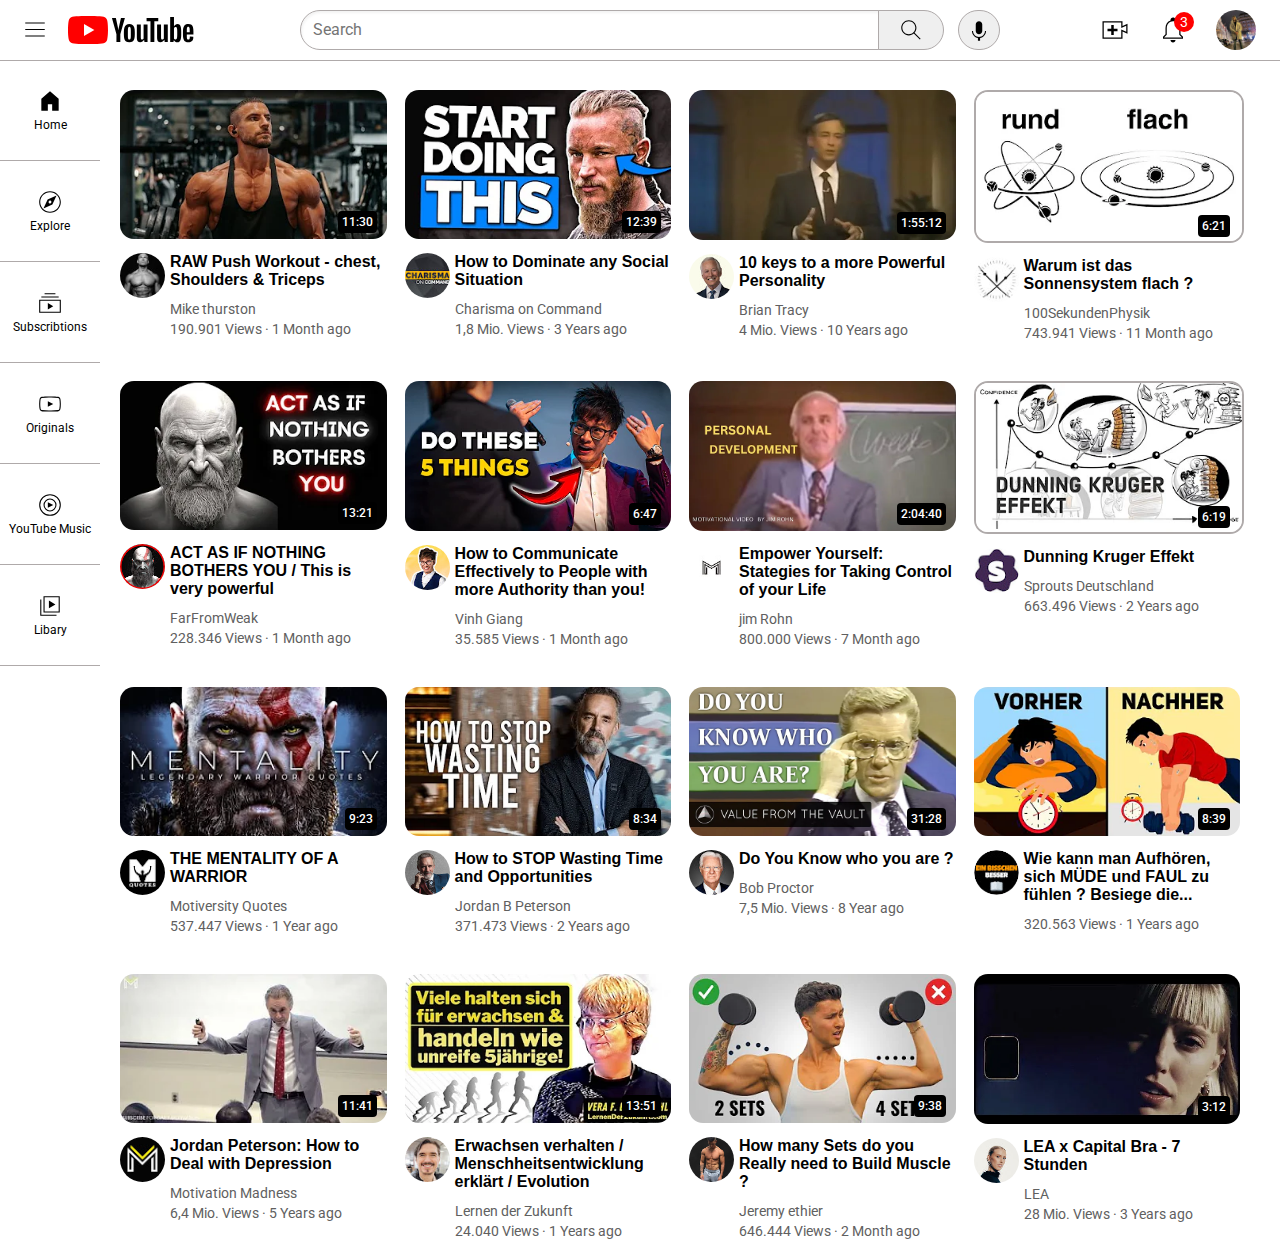
<file: index.html>
<!DOCTYPE html>
<html>
    <head>

<title> YouTube.com-Projekt </title>

<link rel="preconnect" href="https://fonts.googleapis.com">
<link rel="preconnect" href="https://fonts.gstatic.com" crossorigin>
<link href="https://fonts.googleapis.com/css2?family=Roboto:wght@300;400&display=swap" rel="stylesheet">


<link rel="stylesheet" href="YouTube-styles/general.css">
<link rel="stylesheet" href="YouTube-styles/header.css">
<link rel="stylesheet" href="YouTube-styles/video.css">
<link rel="stylesheet"  href="YouTube-styles/side-bar.css">
    </head>


    <body>

        <div class="header">


            <div class="left-section">
 

                    <div class="menu-container">
                        <img class="hamburger-menu" src="icons/hamburger-menu.svg">
                        <div class="tooltip">Menü</div>
                    </div>
                
                <img class="youtube-logo" src="icons/youtube-logo.svg">

            </div>



            <div class="middle-section">

                <input class="search-bar" type="text" placeholder="Search">

                <button class="search">

                    <div class="search-container">
                        <img class="search-icon" src="icons/search.svg">
                        <div class="tooltip">Search</div>
                    </div>

                </button>

                <button class="mic">

                    <div class="voice-container">
                        <img class="mic-icon" src="icons/voice-search-icon.svg">
                        <div class="tooltip">Voice Search</div>
                    </div>

                </button>

            </div>



            <div class="right-section">

                    <div class="upload-container">
                        <img class="upload" src="icons/upload.svg">
                        <div class="tooltip">Upload</div>
                    </div>


                    <div class="notifications-container ">
                        <img class="notifications" src="icons/notifications.svg">
                        <div class="tooltip">Notifications</div>
                        <div class="notifications-count">3</div>
                    </div>
                

                <img class="my-profil" src="channle-p/jason.pfl.jpg">

            </div>


        </div>



        <div class="side-bar">

            <div class="side-bar-icon">
                <img src="icons/home.svg">
                <div>Home</div>
            </div>
                
            <div class="side-bar-icon">
                <img src="icons/explore.svg">
                <div>Explore</div>
            </div>

            <div class="side-bar-icon">
                <img src="icons/subscriptions.svg"> 
                <div>Subscribtions</div>
            </div>

            <div class="side-bar-icon">
                <img src="icons/originals.svg">
                <div>Originals</div>
            </div>

            <div class="side-bar-icon">
                <img src="icons/youtube-music.svg">
                <div> YouTube Music </div>
            </div>

            <div class="side-bar-icon">
                <img src="icons/library.svg">
                <div>Libary</div>
            </div>


        </div>

    

    <div class="video-grid">








        <div class="video-preview">
            
            <div class="thumb-div">
                <img class="thumb" src="Thumbnails/mikethurston.webp">
                <div class="video-time"> 11:30 </div>
            </div>
    
    
            <div class="video-info-grid">
    
               <div class="channle-div">
                   <img class="channle" src="channle-p/mikethurston.pfl.jpg">
               </div>
    
    
                <div class="info-div">
                   <p class="title"> RAW Push Workout - chest, Shoulders & Triceps </p>
    
                   <P class="author"> Mike thurston </P>
    
                   <p class="v-stats"> 190.901 Views &#183; 1 Month ago </p>
                </div>

            </div>

        </div>








        <div class="video-preview">
            
            <div class="thumb-div">
                <img class="thumb" src="Thumbnails/charisma.webp">
                <div class="video-time"> 12:39 </div>
            </div>
    
    
            <div class="video-info-grid">
    
               <div class="channle-div">
                   <img class="channle" src="channle-p/charisma.pfl.jpg">
               </div>
    
    
                <div class="info-div">
                   <p class="title"> How to Dominate any Social Situation </p>
    
                   <P class="author"> Charisma on Command </P>
    
                   <p class="v-stats"> 1,8 Mio. Views &#183; 3 Years ago </p>
                </div>
    
            </div> 
        
        </div>








        <div class="video-preview">
            
            <div class="thumb-div">
                <img class="thumb" src="Thumbnails/brian-tracy.webp">
                <div class="video-time">1:55:12</div>
            </div>
    
    
            <div class="video-info-grid">
    
               <div class="channle-div">
                   <img class="channle" src="channle-p/brian.pfl.jpg">
               </div>
    
    
                <div class="info-div">
                   <p class="title"> 10 keys to a more Powerful Personality </p>
    
                   <P class="author"> Brian Tracy </P>
    
                   <p class="v-stats"> 4 Mio. Views &#183; 10 Years ago </p>
                </div>
    
            </div> 
        
        </div>







        <div class="video-preview">
            
            <div class="thumb-div">
                <img class="thumb1" src="Thumbnails/100-physik.webp">
                <div class="video-time">6:21</div>
            </div>
    
    
            <div class="video-info-grid">
    
               <div class="channle-div">
                   <img class="channle" src="channle-p/100.pfl.jpg">
               </div>
    
    
                <div class="info-div">
                   <p class="title"> Warum ist das Sonnensystem flach ? </p>
    
                   <P class="author"> 100SekundenPhysik </P>
    
                   <p class="v-stats"> 743.941 Views &#183; 11 Month ago </p>
                </div>
    
            </div> 
        
        </div>









            <div class="video-preview">
    
                <div class="thumb-div">
                    <img class="thumb" src="Thumbnails/FFW.webp">
                    <div class="video-time">13:21</div>
                </div>
               
        
                <div class="video-info-grid">
        
                    <div class="channle-div">
                        <img class="channle"src=" channle-p/FFW-pfl.jpg">
                    </div>
        
        
                    <div class="info-div">
                        <p class="title"> ACT AS IF NOTHING BOTHERS YOU / This is very powerful </p>
                
                        <p class="author"> FarFromWeak </p>
                     
                        <p class="v-stats"> 228.346 Views &#183; 1 Month ago </p>  
                    </div>
                    
                </div>
                    
            </div>
        
        
        
        
        
        


            <div class="video-preview">
            
                <div class="thumb-div">
                    <img class="thumb" src="Thumbnails/vinh giang.webp">
                    <div class="video-time"> 6:47 </div>
                </div>
        
        
                <div class="video-info-grid">
        
                   <div class="channle-div">
                       <img class="channle" src="channle-p/vinh giang.jpg">
                   </div>
        
        
                    <div class="info-div">
                       <p class="title"> How to Communicate Effectively to 
                                      People with more Authority than you! </p>
        
                       <P class="author"> Vinh Giang </P>
        
                       <p class="v-stats"> 35.585 Views &#183; 1 Month ago </p>
                    </div>
        
                </div> 
            
            </div>









            <div class="video-preview">
        
                <div class="thumb-div">
                    <img class="thumb" src="Thumbnails/jim-rohn.webp">
                    <div class="video-time">2:04:40</div>
                </div>
        
        
                <div class="video-info-grid">
        
                   <div class="channle-div">
                       <img class="channle" src="channle-p/jimrohn-pfl.jpg">
                   </div>
        
        
                    <div class="info-div">
                       <p class="title"> Empower Yourself: Stategies for Taking Control of your Life </p>
                        <p class="author"> jim Rohn </P>
        
                       <p class="v-stats">  800.000 Views &#183; 7 Month ago </p>
                    </div>
        
                </div> 
            
            </div>








            <div class="video-preview">
            
                <div class="thumb-div">
                    <img class="thumb1" src="Thumbnails/Sprouts.webp">
                    <div class="video-time"> 6:19</div>
                </div>
        
        
                <div class="video-info-grid">
        
                   <div class="channle-div">
                       <img class="channle" src="channle-p/sprouts.pfl.jpg">
                   </div>
        
        
                    <div class="info-div">
                       <p class="title"> Dunning Kruger Effekt </p>
        
                       <P class="author"> Sprouts Deutschland </P>
        
                       <p class="v-stats"> 663.496 Views &#183; 2 Years ago </p>
                    </div>
        
                </div> 
            
            </div>  
            
            






            <div class="video-preview">

                <div class="thumb-div">
                    <img class="thumb" src="Thumbnails/warroir.webp">
                    <div class="video-time">9:23</div>
                </div>
               
        
                <div class="video-info-grid">
        
                    <div class="channle-div">
                        <img class="channle"src=" channle-p/warroir.pfl.jpg">
                    </div>
        
        
                    <div class="info-div">
                        <p class="title"> THE MENTALITY OF A WARRIOR </p>
                
                        <p class="author"> Motiversity Quotes </p>
                     
                        <p class="v-stats"> 537.447 Views &#183; 1 Year ago </p>  
                    </div>
                    
                </div>
                    
            </div>








            <div class="video-preview">
            
                <div class="thumb-div">
                    <img class="thumb" src="Thumbnails/jordan.webp">
                    <div class="video-time">8:34</div>
                </div>
        
        
                <div class="video-info-grid">
        
                   <div class="channle-div">
                       <img class="channle" src="channle-p/jordan.pfl.jpg">
                   </div>
        
        
                    <div class="info-div">
                       <p class="title"> How to STOP Wasting Time and Opportunities </p>
        
                       <P class="author"> Jordan B Peterson </P>
        
                       <p class="v-stats"> 371.473 Views &#183; 2 Years ago </p>
                    </div>
        
                </div> 
            
            </div>








            <div class="video-preview">
        
                    <div class="thumb-div">
                        <img class="thumb" src="Thumbnails/bob-proctor.webp">
                        <div class="video-time"> 31:28</div>
                    </div>
                   
            
                    <div class="video-info-grid">
            
                        <div class="channle-div">
                            <img class="channle"src="channle-p/bob-pfl.jpg">
                        </div>
            
            
                        <div class="info-div">
                            <p class="title"> Do You Know who you are ? </p>
                    
                            <p class="author"> Bob Proctor </p>
                         
                            <p class="v-stats"> 7,5 Mio. Views &#183; 8 Year ago </p>  
                        </div>
                        
                    </div>
                        
            </div>
            








                <div class="video-preview">
            
                    <div class="thumb-div">
                        <img class="thumb" src="Thumbnails/einbisschenbesser.webp">
                        <div class="video-time">8:39</div>
                    </div>
            
            
                    <div class="video-info-grid">
            
                       <div class="channle-div">
                           <img class="channle" src="channle-p/einbisschenbesser.pdf">
                       </div>
            
            
                        <div class="info-div">
                           <p class="title"> Wie kann man Aufhören, sich MÜDE und FAUL zu fühlen ? Besiege die... </p>
            
                           <P class="author">  </P>
            
                           <p class="v-stats"> 320.563 Views &#183; 1 Years ago </p>
                        </div>
            
                    </div> 
                
                </div>








                <div class="video-preview">
            
                    <div class="thumb-div">
                        <img class="thumb" src="Thumbnails/MM.webp">
                        <div class="video-time">11:41</div>
                    </div>
            
            
                    <div class="video-info-grid">
            
                       <div class="channle-div">
                           <img class="channle" src="channle-p/MM.pfl.jpg">
                       </div>
            
            
                        <div class="info-div">
                           <p class="title"> Jordan Peterson: How to Deal with Depression </p>
            
                           <P class="author"> Motivation Madness </P>
            
                           <p class="v-stats"> 6,4 Mio. Views &#183; 5 Years ago </p>
                        </div>
            
                    </div> 
                
                </div>








                <div class="video-preview">
            
                    <div class="thumb-div">
                        <img class="thumb" src="Thumbnails/lernenderzukunft.webp">
                        <div class="video-time">13:51</div>
                    </div>
            
            
                    <div class="video-info-grid">
            
                       <div class="channle-div">
                           <img class="channle" src="channle-p/lernenderzukunft.pfl.jpg">
                       </div>
            
            
                        <div class="info-div">
                           <p class="title"> Erwachsen verhalten / Menschheitsentwicklung erklärt / Evolution </p>
            
                           <P class="author"> Lernen der Zukunft </P>
            
                           <p class="v-stats"> 24.040 Views &#183; 1 Years ago </p>
                        </div>
            
                    </div> 
                
                </div>




    



                <div class="video-preview">
            
                    <div class="thumb-div">
                        <img class="thumb" src="Thumbnails/jeremy.webp">
                        <div class="video-time">9:38</div>
                    </div>
            
            
                    <div class="video-info-grid">
            
                       <div class="channle-div">
                           <img class="channle" src="channle-p/jeremy.pfl.jpg">
                       </div>
            
            
                        <div class="info-div">
                           <p class="title"> How many Sets do you Really need to Build Muscle ? </p>
            
                           <P class="author"> Jeremy ethier </P>
            
                           <p class="v-stats"> 646.444 Views &#183; 2 Month ago </p>
                        </div>

                    </div>

                </div>
            
            
            
            
            
            


                <div class="video-preview">
            
                    <div class="thumb-div">
                        <img class="thumb" src="Thumbnails/7 stunden.webp">
                        <div class="video-time">3:12</div>
                    </div>
            
            
                    <div class="video-info-grid">
            
                       <div class="channle-div">
                           <img class="channle" src="channle-p/lea-pfl.jpg">
                       </div>
            
            
                        <div class="info-div">
                           <p class="title"> LEA x Capital Bra - 7 Stunden </p>
            
                           <P class="author"> LEA </P>
            
                           <p class="v-stats"> 28 Mio. Views &#183; 3 Years ago </p>
                        </div>
            
                    </div> 
                
                </div>
    </div>

    </body>

</html>
</file>
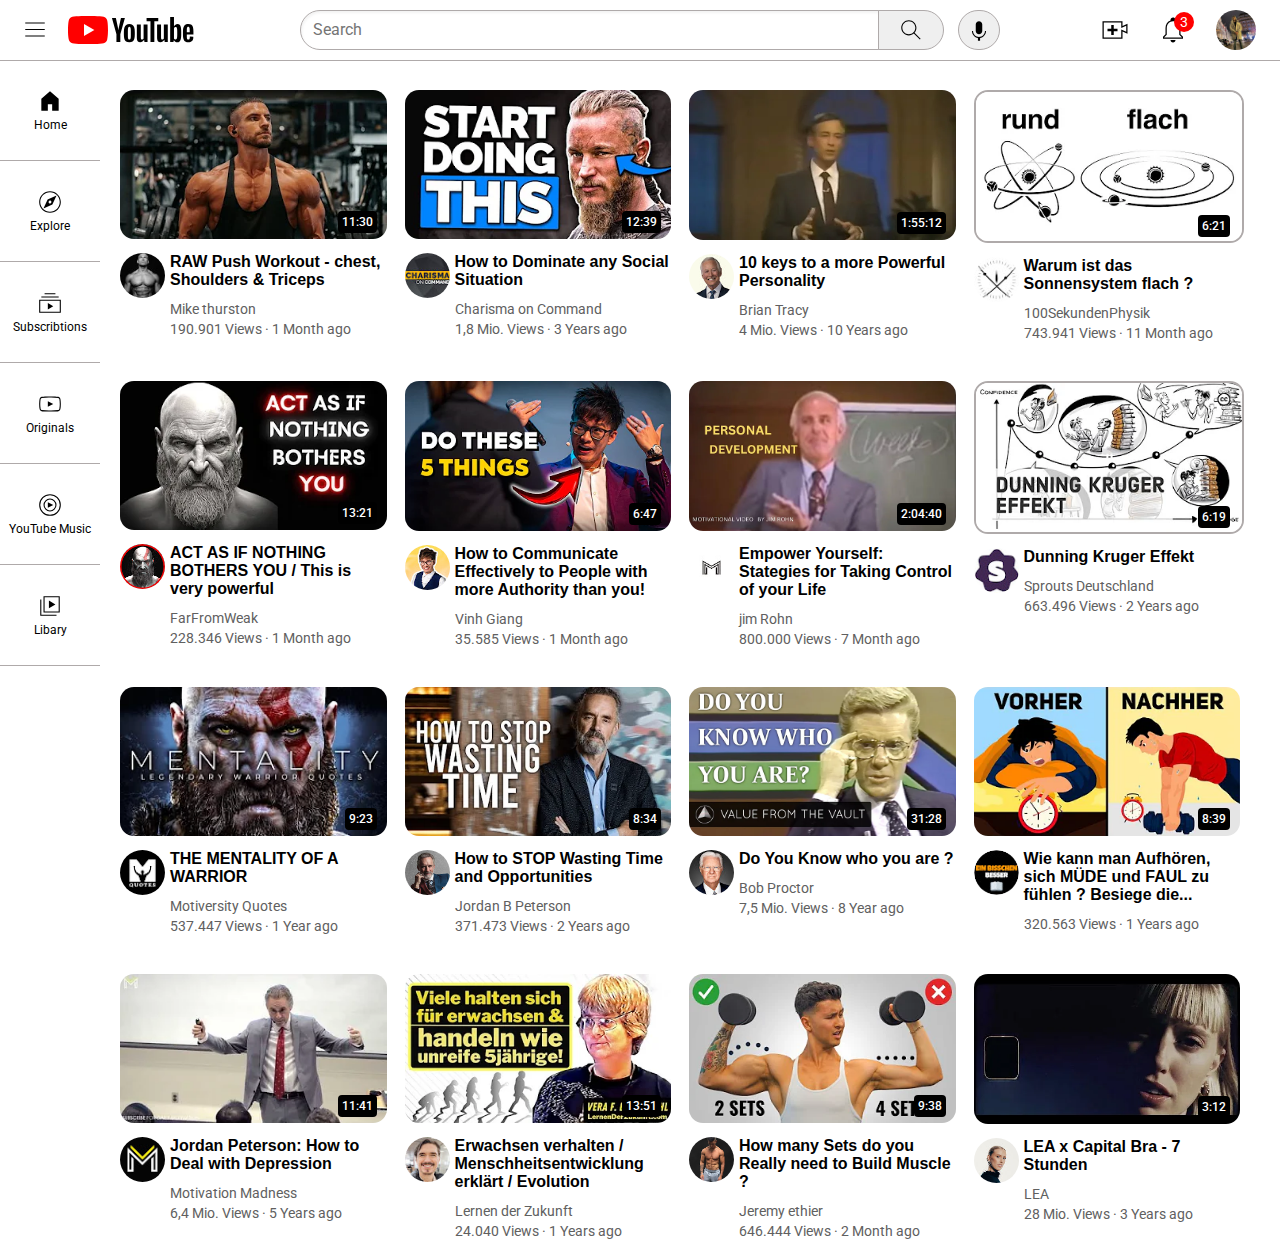
<file: YouTube.html>
<!DOCTYPE html>
<html>
    <head>

<title> YouTube.com-Projekt </title>

<link rel="preconnect" href="https://fonts.googleapis.com">
<link rel="preconnect" href="https://fonts.gstatic.com" crossorigin>
<link href="https://fonts.googleapis.com/css2?family=Roboto:wght@300;400&display=swap" rel="stylesheet">


<link rel="stylesheet" href="YouTube-styles/general.css">
<link rel="stylesheet" href="YouTube-styles/header.css">
<link rel="stylesheet" href="YouTube-styles/video.css">
<link rel="stylesheet"  href="YouTube-styles/side-bar.css">
    </head>


    <body>

        <div class="header">


            <div class="left-section">
 

                    <div class="menu-container">
                        <img class="hamburger-menu" src="icons/hamburger-menu.svg">
                        <div class="tooltip">Menü</div>
                    </div>
                
                <img class="youtube-logo" src="icons/youtube-logo.svg">

            </div>



            <div class="middle-section">

                <input class="search-bar" type="text" placeholder="Search">

                <button class="search">

                    <div class="search-container">
                        <img class="search-icon" src="icons/search.svg">
                        <div class="tooltip">Search</div>
                    </div>

                </button>

                <button class="mic">

                    <div class="voice-container">
                        <img class="mic-icon" src="icons/voice-search-icon.svg">
                        <div class="tooltip">Voice Search</div>
                    </div>

                </button>

            </div>



            <div class="right-section">

                    <div class="upload-container">
                        <img class="upload" src="icons/upload.svg">
                        <div class="tooltip">Upload</div>
                    </div>


                    <div class="notifications-container ">
                        <img class="notifications" src="icons/notifications.svg">
                        <div class="tooltip">Notifications</div>
                        <div class="notifications-count">3</div>
                    </div>
                

                <img class="my-profil" src="channle-p/jason.pfl.jpg">

            </div>


        </div>



        <div class="side-bar">

            <div class="side-bar-icon">
                <img src="icons/home.svg">
                <div>Home</div>
            </div>
                
            <div class="side-bar-icon">
                <img src="icons/explore.svg">
                <div>Explore</div>
            </div>

            <div class="side-bar-icon">
                <img src="icons/subscriptions.svg"> 
                <div>Subscribtions</div>
            </div>

            <div class="side-bar-icon">
                <img src="icons/originals.svg">
                <div>Originals</div>
            </div>

            <div class="side-bar-icon">
                <img src="icons/youtube-music.svg">
                <div> YouTube Music </div>
            </div>

            <div class="side-bar-icon">
                <img src="icons/library.svg">
                <div>Libary</div>
            </div>


        </div>

    

    <div class="video-grid">








        <div class="video-preview">
            
            <div class="thumb-div">
                <img class="thumb" src="Thumbnails/mikethurston.webp">
                <div class="video-time"> 11:30 </div>
            </div>
    
    
            <div class="video-info-grid">
    
               <div class="channle-div">
                   <img class="channle" src="channle-p/mikethurston.pfl.jpg">
               </div>
    
    
                <div class="info-div">
                   <p class="title"> RAW Push Workout - chest, Shoulders & Triceps </p>
    
                   <P class="author"> Mike thurston </P>
    
                   <p class="v-stats"> 190.901 Views &#183; 1 Month ago </p>
                </div>

            </div>

        </div>








        <div class="video-preview">
            
            <div class="thumb-div">
                <img class="thumb" src="Thumbnails/charisma.webp">
                <div class="video-time"> 12:39 </div>
            </div>
    
    
            <div class="video-info-grid">
    
               <div class="channle-div">
                   <img class="channle" src="channle-p/charisma.pfl.jpg">
               </div>
    
    
                <div class="info-div">
                   <p class="title"> How to Dominate any Social Situation </p>
    
                   <P class="author"> Charisma on Command </P>
    
                   <p class="v-stats"> 1,8 Mio. Views &#183; 3 Years ago </p>
                </div>
    
            </div> 
        
        </div>








        <div class="video-preview">
            
            <div class="thumb-div">
                <img class="thumb" src="Thumbnails/brian-tracy.webp">
                <div class="video-time">1:55:12</div>
            </div>
    
    
            <div class="video-info-grid">
    
               <div class="channle-div">
                   <img class="channle" src="channle-p/brian.pfl.jpg">
               </div>
    
    
                <div class="info-div">
                   <p class="title"> 10 keys to a more Powerful Personality </p>
    
                   <P class="author"> Brian Tracy </P>
    
                   <p class="v-stats"> 4 Mio. Views &#183; 10 Years ago </p>
                </div>
    
            </div> 
        
        </div>







        <div class="video-preview">
            
            <div class="thumb-div">
                <img class="thumb1" src="Thumbnails/100-physik.webp">
                <div class="video-time">6:21</div>
            </div>
    
    
            <div class="video-info-grid">
    
               <div class="channle-div">
                   <img class="channle" src="channle-p/100.pfl.jpg">
               </div>
    
    
                <div class="info-div">
                   <p class="title"> Warum ist das Sonnensystem flach ? </p>
    
                   <P class="author"> 100SekundenPhysik </P>
    
                   <p class="v-stats"> 743.941 Views &#183; 11 Month ago </p>
                </div>
    
            </div> 
        
        </div>









            <div class="video-preview">
    
                <div class="thumb-div">
                    <img class="thumb" src="Thumbnails/FFW.webp">
                    <div class="video-time">13:21</div>
                </div>
               
        
                <div class="video-info-grid">
        
                    <div class="channle-div">
                        <img class="channle"src=" channle-p/FFW-pfl.jpg">
                    </div>
        
        
                    <div class="info-div">
                        <p class="title"> ACT AS IF NOTHING BOTHERS YOU / This is very powerful </p>
                
                        <p class="author"> FarFromWeak </p>
                     
                        <p class="v-stats"> 228.346 Views &#183; 1 Month ago </p>  
                    </div>
                    
                </div>
                    
            </div>
        
        
        
        
        
        


            <div class="video-preview">
            
                <div class="thumb-div">
                    <img class="thumb" src="Thumbnails/vinh giang.webp">
                    <div class="video-time"> 6:47 </div>
                </div>
        
        
                <div class="video-info-grid">
        
                   <div class="channle-div">
                       <img class="channle" src="channle-p/vinh giang.jpg">
                   </div>
        
        
                    <div class="info-div">
                       <p class="title"> How to Communicate Effectively to 
                                      People with more Authority than you! </p>
        
                       <P class="author"> Vinh Giang </P>
        
                       <p class="v-stats"> 35.585 Views &#183; 1 Month ago </p>
                    </div>
        
                </div> 
            
            </div>









            <div class="video-preview">
        
                <div class="thumb-div">
                    <img class="thumb" src="Thumbnails/jim-rohn.webp">
                    <div class="video-time">2:04:40</div>
                </div>
        
        
                <div class="video-info-grid">
        
                   <div class="channle-div">
                       <img class="channle" src="channle-p/jimrohn-pfl.jpg">
                   </div>
        
        
                    <div class="info-div">
                       <p class="title"> Empower Yourself: Stategies for Taking Control of your Life </p>
                        <p class="author"> jim Rohn </P>
        
                       <p class="v-stats">  800.000 Views &#183; 7 Month ago </p>
                    </div>
        
                </div> 
            
            </div>








            <div class="video-preview">
            
                <div class="thumb-div">
                    <img class="thumb1" src="Thumbnails/Sprouts.webp">
                    <div class="video-time"> 6:19</div>
                </div>
        
        
                <div class="video-info-grid">
        
                   <div class="channle-div">
                       <img class="channle" src="channle-p/sprouts.pfl.jpg">
                   </div>
        
        
                    <div class="info-div">
                       <p class="title"> Dunning Kruger Effekt </p>
        
                       <P class="author"> Sprouts Deutschland </P>
        
                       <p class="v-stats"> 663.496 Views &#183; 2 Years ago </p>
                    </div>
        
                </div> 
            
            </div>  
            
            






            <div class="video-preview">

                <div class="thumb-div">
                    <img class="thumb" src="Thumbnails/warroir.webp">
                    <div class="video-time">9:23</div>
                </div>
               
        
                <div class="video-info-grid">
        
                    <div class="channle-div">
                        <img class="channle"src=" channle-p/warroir.pfl.jpg">
                    </div>
        
        
                    <div class="info-div">
                        <p class="title"> THE MENTALITY OF A WARRIOR </p>
                
                        <p class="author"> Motiversity Quotes </p>
                     
                        <p class="v-stats"> 537.447 Views &#183; 1 Year ago </p>  
                    </div>
                    
                </div>
                    
            </div>








            <div class="video-preview">
            
                <div class="thumb-div">
                    <img class="thumb" src="Thumbnails/jordan.webp">
                    <div class="video-time">8:34</div>
                </div>
        
        
                <div class="video-info-grid">
        
                   <div class="channle-div">
                       <img class="channle" src="channle-p/jordan.pfl.jpg">
                   </div>
        
        
                    <div class="info-div">
                       <p class="title"> How to STOP Wasting Time and Opportunities </p>
        
                       <P class="author"> Jordan B Peterson </P>
        
                       <p class="v-stats"> 371.473 Views &#183; 2 Years ago </p>
                    </div>
        
                </div> 
            
            </div>








            <div class="video-preview">
        
                    <div class="thumb-div">
                        <img class="thumb" src="Thumbnails/bob-proctor.webp">
                        <div class="video-time"> 31:28</div>
                    </div>
                   
            
                    <div class="video-info-grid">
            
                        <div class="channle-div">
                            <img class="channle"src="channle-p/bob-pfl.jpg">
                        </div>
            
            
                        <div class="info-div">
                            <p class="title"> Do You Know who you are ? </p>
                    
                            <p class="author"> Bob Proctor </p>
                         
                            <p class="v-stats"> 7,5 Mio. Views &#183; 8 Year ago </p>  
                        </div>
                        
                    </div>
                        
            </div>
            








                <div class="video-preview">
            
                    <div class="thumb-div">
                        <img class="thumb" src="Thumbnails/einbisschenbesser.webp">
                        <div class="video-time">8:39</div>
                    </div>
            
            
                    <div class="video-info-grid">
            
                       <div class="channle-div">
                           <img class="channle" src="channle-p/einbisschenbesser.pdf">
                       </div>
            
            
                        <div class="info-div">
                           <p class="title"> Wie kann man Aufhören, sich MÜDE und FAUL zu fühlen ? Besiege die... </p>
            
                           <P class="author">  </P>
            
                           <p class="v-stats"> 320.563 Views &#183; 1 Years ago </p>
                        </div>
            
                    </div> 
                
                </div>








                <div class="video-preview">
            
                    <div class="thumb-div">
                        <img class="thumb" src="Thumbnails/MM.webp">
                        <div class="video-time">11:41</div>
                    </div>
            
            
                    <div class="video-info-grid">
            
                       <div class="channle-div">
                           <img class="channle" src="channle-p/MM.pfl.jpg">
                       </div>
            
            
                        <div class="info-div">
                           <p class="title"> Jordan Peterson: How to Deal with Depression </p>
            
                           <P class="author"> Motivation Madness </P>
            
                           <p class="v-stats"> 6,4 Mio. Views &#183; 5 Years ago </p>
                        </div>
            
                    </div> 
                
                </div>








                <div class="video-preview">
            
                    <div class="thumb-div">
                        <img class="thumb" src="Thumbnails/lernenderzukunft.webp">
                        <div class="video-time">13:51</div>
                    </div>
            
            
                    <div class="video-info-grid">
            
                       <div class="channle-div">
                           <img class="channle" src="channle-p/lernenderzukunft.pfl.jpg">
                       </div>
            
            
                        <div class="info-div">
                           <p class="title"> Erwachsen verhalten / Menschheitsentwicklung erklärt / Evolution </p>
            
                           <P class="author"> Lernen der Zukunft </P>
            
                           <p class="v-stats"> 24.040 Views &#183; 1 Years ago </p>
                        </div>
            
                    </div> 
                
                </div>




    



                <div class="video-preview">
            
                    <div class="thumb-div">
                        <img class="thumb" src="Thumbnails/jeremy.webp">
                        <div class="video-time">9:38</div>
                    </div>
            
            
                    <div class="video-info-grid">
            
                       <div class="channle-div">
                           <img class="channle" src="channle-p/jeremy.pfl.jpg">
                       </div>
            
            
                        <div class="info-div">
                           <p class="title"> How many Sets do you Really need to Build Muscle ? </p>
            
                           <P class="author"> Jeremy ethier </P>
            
                           <p class="v-stats"> 646.444 Views &#183; 2 Month ago </p>
                        </div>

                    </div>

                </div>
            
            
            
            
            
            


                <div class="video-preview">
            
                    <div class="thumb-div">
                        <img class="thumb" src="Thumbnails/7 stunden.webp">
                        <div class="video-time">3:12</div>
                    </div>
            
            
                    <div class="video-info-grid">
            
                       <div class="channle-div">
                           <img class="channle" src="channle-p/lea-pfl.jpg">
                       </div>
            
            
                        <div class="info-div">
                           <p class="title"> LEA x Capital Bra - 7 Stunden </p>
            
                           <P class="author"> LEA </P>
            
                           <p class="v-stats"> 28 Mio. Views &#183; 3 Years ago </p>
                        </div>
            
                    </div> 
                
                </div>
    </div>

    </body>

</html>
</file>
<file: YouTube-styles/general.css>
p {
        font-family: Roboto, Arial;
        margin-top: 0px;
        margin-bottom: 0px;
    
    }

    body {
        margin: 0;
        padding-top: 90px;
        padding-left: 120px;
        padding-right: 40px;
    }
</file>
<file: YouTube-styles/header.css>
.header {
  display: flex;
  flex-direction: row;
  justify-content: space-between;
  position: fixed;
  Background-color: white;
  height: 60px;
  top: 0px;
  left: 0px;
  right: 0px;
  border-bottom-width: 1px;
  border-bottom-color: rgb(175, 170, 170);
  border-bottom-style: solid;
  z-index: 100;
}



.left-section {
  width: 180px;
  display: flex;
  align-items:center;
}
.hamburger-menu {
  height: 26px;
  margin-left: 22px;
  margin-right:20px;
}
.youtube-logo {
  height: 28px;
}





.middle-section {
  display:flex;
  flex: 1;
  margin-left: 80px;
  margin-right: 60px;
  max-width: 700px;
  display:flex;
  align-items:center;
}
.search-bar {
  border-top-left-radius: 20px;
  border-bottom-left-radius: 20px;
  border-width: 1px;
  width:100%;
  height: 36px;
  padding-left: 12px;
  font-size: 16px;
  border-style: solid;
  border-color: rgb(175, 170, 170);
  box-shadow: inset 1px 2px 3px rgba(0, 0, 0, 0.05);
}
.search-bar::placeholder {
  font-family: Roboto, Arial;
  font-size: 16px;
}
.search {
  height: 40px;
  width: 80px;
  padding:3px;
  border-width: 1px;
  margin-left: -2px;
  border-top-right-radius: 20px;
  border-bottom-right-radius: 20px;
  border-style: solid;
  border-color: rgb(175, 170, 170);
}
.search-icon {
  width: 26px;
  position: relative;
}
.mic {
  height: 40px;
  width: 50px;
  border-radius: 20px;

  border-width: 1px;
  border-style: solid;
  padding: 3px;
  border-color: rgb(175, 170, 170);
  margin-left: 14px;
}
.mic-icon {
height: 26px;
margin-top: 2px;
}





.right-section { 
  width: 180px;
  display: flex;
  align-items: center;
  justify-content: space-between;
}
.upload {
  height: 30px;
}
.notifications {
  height: 30px;
}
.my-profil {
  height: 40px;
  border-radius: 25px;
  margin-right: 24px;
}
.notifications-container {
  position: relative;
}
.notifications-count {
  position: absolute;
  background-color: red;
  color: white;
  font-family: Roboto, Arial;
  font-size: 14px;
  top:-3px;
  right:-6px;
  padding-left: 6px;
  padding-right:6px;
  padding-top:2px;
  padding-bottom:2px;
  border-radius: 12px;
}





.search-container,
.voice-container,
.upload-container,
.notifications-container,
.menu-container  {
  display: flex;
  justify-content: center;
  align-items: center;
  position: relative;
}

.search .tooltip,
.mic .tooltip,
.upload-container .tooltip,
.notifications-container .tooltip,
.menu-container .tooltip {
  font-family: Roboto, Arial;
  position:absolute;
  background-color: rgb(122, 115, 115);
  color: white;
  padding-top: 4px;
  padding-bottom: 4px;
  padding-left: 9px;
  padding-right:9px;
  bottom: -24px;
  border-radius: 2px;
  font-size: 13px;
  opacity: 0;
  Transition: opacity 0.30s;
  pointer-events: none;
  white-space: nowrap;
}
.search:hover .tooltip,
.mic:hover .tooltip,
.upload-container:hover .tooltip,
.notifications-container:hover .tooltip,
.menu-container:hover .tooltip {
  opacity:1;
}
</file>
<file: YouTube-styles/video.css>
.video-grid {
  display: grid;
  grid-template-columns: repeat(4, minmax(0, 1fr));
  column-gap: 18px;
  row-gap:40px;
}
 .thumb {
  width: 100%;
  border-radius: 14px;
 }
  .thumb1 {
    width: 100%;
    border-radius: 14px;
    border: solid;
    border-color:rgb(175, 170, 170);
    border-width: 2px;
 }
 .channle {
  width: 45px;
  border-radius: 26px;
  display: inline-block;
 }
  .title {
      font-weight: bold;
      font-family: arial;
      font-size: 100%;
      margin-bottom: 12px;
  }
  .author, 
  .v-stats {
      color:rgb(96, 96, 96);
      font-size: 14px;
  }
  .author {
      margin-bottom: 4px;
  }
  .video-info-grid {
      display: grid;
      grid-template-columns: 50px 1fr;  
  }   
  .thumb-div {
      margin-bottom: 10px;
      position: relative;
  }
  .video-time {
    position:absolute;
    background-color:black;
    color: white;
    right: 10px;
    bottom: 10px;
    border-radius: 2px;
    font-family: Roboto, Arial;
    font-size: 12px;
    font-weight: 500;
    padding-left:4px;
    padding-right:4px;
    padding-top: 4px;
    padding-bottom: 4px;
    border-radius: 4px;
  }
</file>
<file: YouTube-styles/side-bar.css>
.side-bar {
  position: fixed;
  width: 100px;
  top: 60px;
  left: 0px;
  bottom: 0px;
  background-color:white;
}
.side-bar-icon {
  height: 100px;
  display: flex;
  justify-content: center;
  align-items: center;
  flex-direction: column;
 border-bottom-style: solid;
 border-bottom-width: 1px;
 border-bottom-color:rgb(175, 170, 170);

  
}
  
.side-bar-icon:hover {
  background-color: lightgray;
}
.side-bar-icon img {
  height: 26px;
  margin-bottom: 4px;
}
.side-bar-icon div {
  font-family: Roboto, Arial;
  font-size: 12px;
}
</file>
